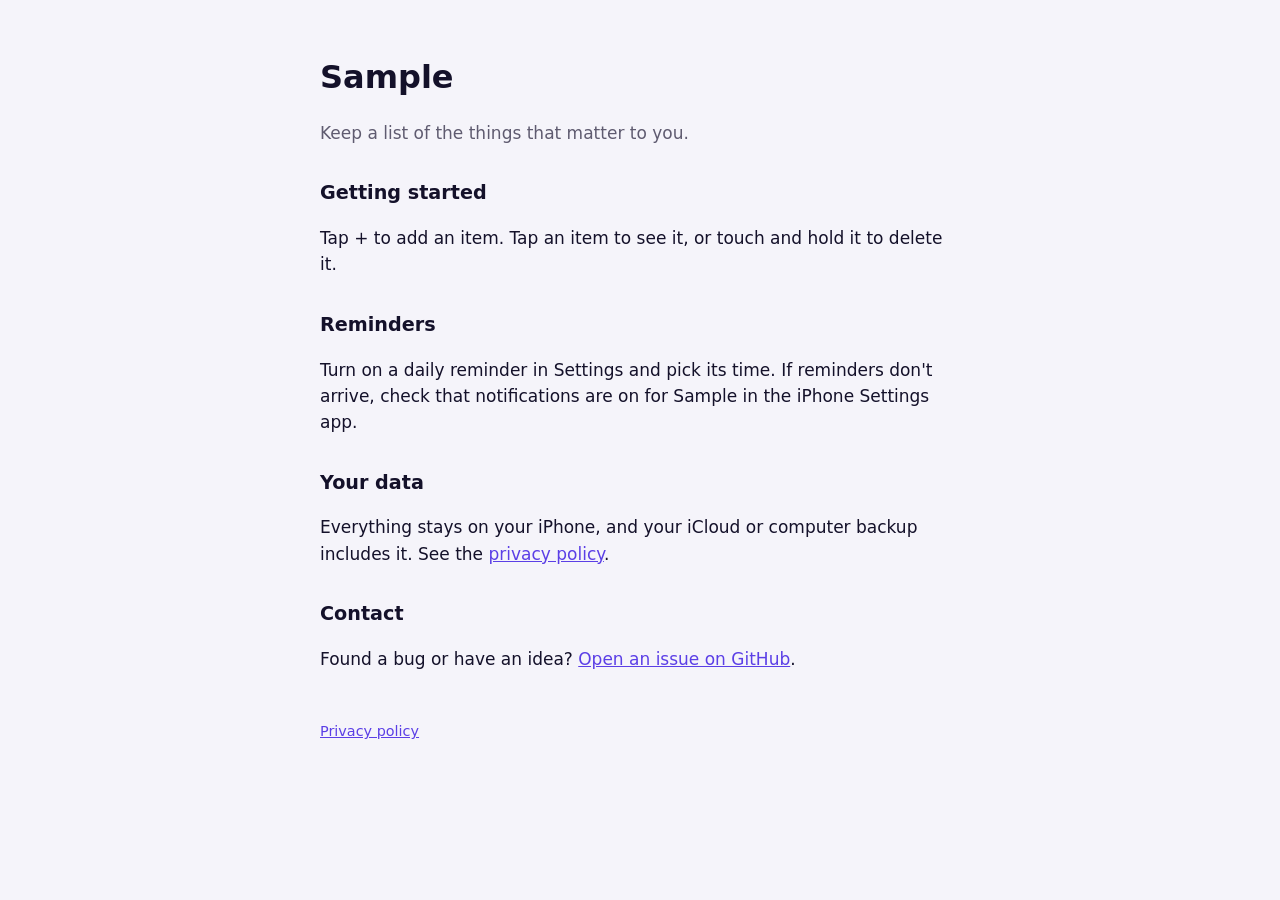
<file: site/index.html>
<!doctype html>
<html lang="en">
<head>
<meta charset="utf-8">
<meta name="viewport"
  content="width=device-width,
  initial-scale=1">
<title>Sample – Support</title>
<link rel="stylesheet" href="style.css">
</head>
<body>
<!-- The App Store's support page. Keep it
  true to what the app does. -->
<h1>Sample</h1>
<p class="lead">
  Keep a list of the things that matter
  to you.
</p>

<h2>Getting started</h2>
<p>
  Tap + to add an item. Tap an item to see
  it, or touch and hold it to delete it.
</p>

<h2>Reminders</h2>
<p>
  Turn on a daily reminder in Settings and
  pick its time. If reminders don't
  arrive, check that notifications are on
  for Sample in the iPhone Settings app.
</p>

<h2>Your data</h2>
<p>
  Everything stays on your iPhone, and
  your iCloud or computer backup includes
  it. See the
  <a href="privacy.html">privacy policy</a>.
</p>

<h2>Contact</h2>
<p>
  Found a bug or have an idea?
  <a href="https://github.com/gastly92/ios-template/issues">Open an issue on GitHub</a>.
</p>

<footer>
  <a href="privacy.html">Privacy policy</a>
</footer>
</body>
</html>
</file>
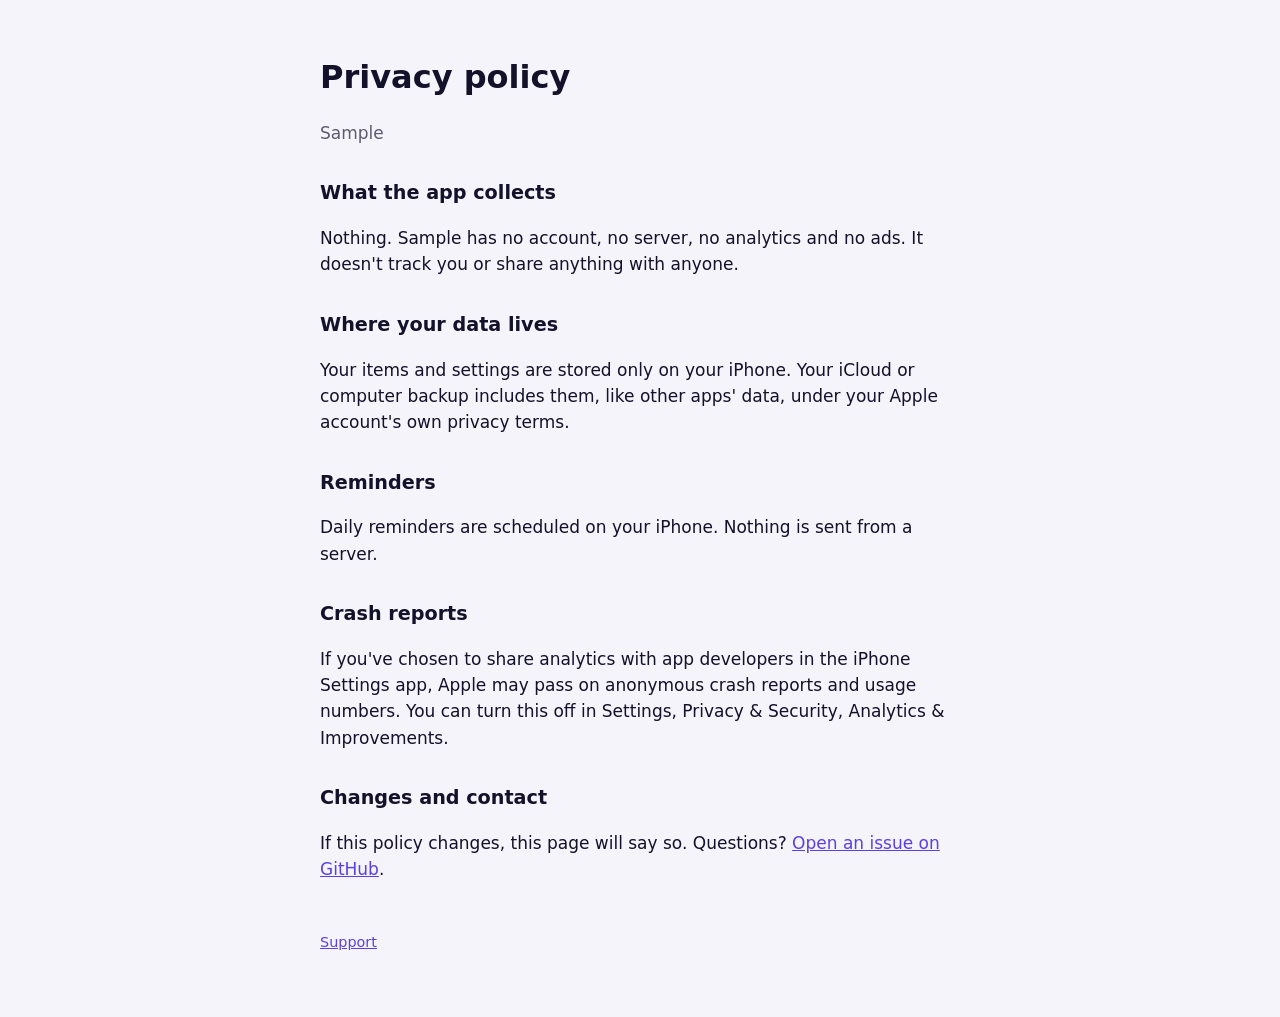
<file: site/privacy.html>
<!doctype html>
<html lang="en">
<head>
<meta charset="utf-8">
<meta name="viewport"
  content="width=device-width,
  initial-scale=1">
<title>Sample – Privacy</title>
<link rel="stylesheet" href="style.css">
</head>
<body>
<!-- The App Store's privacy policy. Keep it
  true to what the app does, and to its
  privacy manifest (PrivacyInfo.xcprivacy). -->
<h1>Privacy policy</h1>
<p class="lead">Sample</p>

<h2>What the app collects</h2>
<p>
  Nothing. Sample has no account, no
  server, no analytics and no ads. It
  doesn't track you or share anything with
  anyone.
</p>

<h2>Where your data lives</h2>
<p>
  Your items and settings are stored only
  on your iPhone. Your iCloud or computer
  backup includes them, like other apps'
  data, under your Apple account's own
  privacy terms.
</p>

<h2>Reminders</h2>
<p>
  Daily reminders are scheduled on your
  iPhone. Nothing is sent from a server.
</p>

<h2>Crash reports</h2>
<p>
  If you've chosen to share analytics with
  app developers in the iPhone Settings
  app, Apple may pass on anonymous crash
  reports and usage numbers. You can turn
  this off in Settings, Privacy &amp;
  Security, Analytics &amp; Improvements.
</p>

<h2>Changes and contact</h2>
<p>
  If this policy changes, this page will
  say so. Questions?
  <a href="https://github.com/gastly92/ios-template/issues">Open an issue on GitHub</a>.
</p>

<footer><a href="./">Support</a></footer>
</body>
</html>
</file>
<file: site/style.css>
:root {
  color-scheme: light dark;
  --accent: #5b3fe6;
  --text: #14112a;
  --muted: #5f5b70;
  --bg: #f5f4fa;
}
@media (prefers-color-scheme: dark) {
  :root {
    --accent: #9f8bff;
    --text: #f2f0fa;
    --muted: #a9a4bd;
    --bg: #05050a;
  }
}
body {
  margin: 0 auto;
  max-width: 40rem;
  padding: 2rem 1.25rem 4rem;
  font: 17px/1.55 -apple-system,
    system-ui, sans-serif;
  color: var(--text);
  background: var(--bg);
}
h1 { font-size: 2rem; margin-bottom: 0; }
h2 { font-size: 1.2rem; margin-top: 2rem; }
p.lead { color: var(--muted); }
a { color: var(--accent); }
footer {
  margin-top: 3rem;
  color: var(--muted);
  font-size: 0.9rem;
}
</file>
